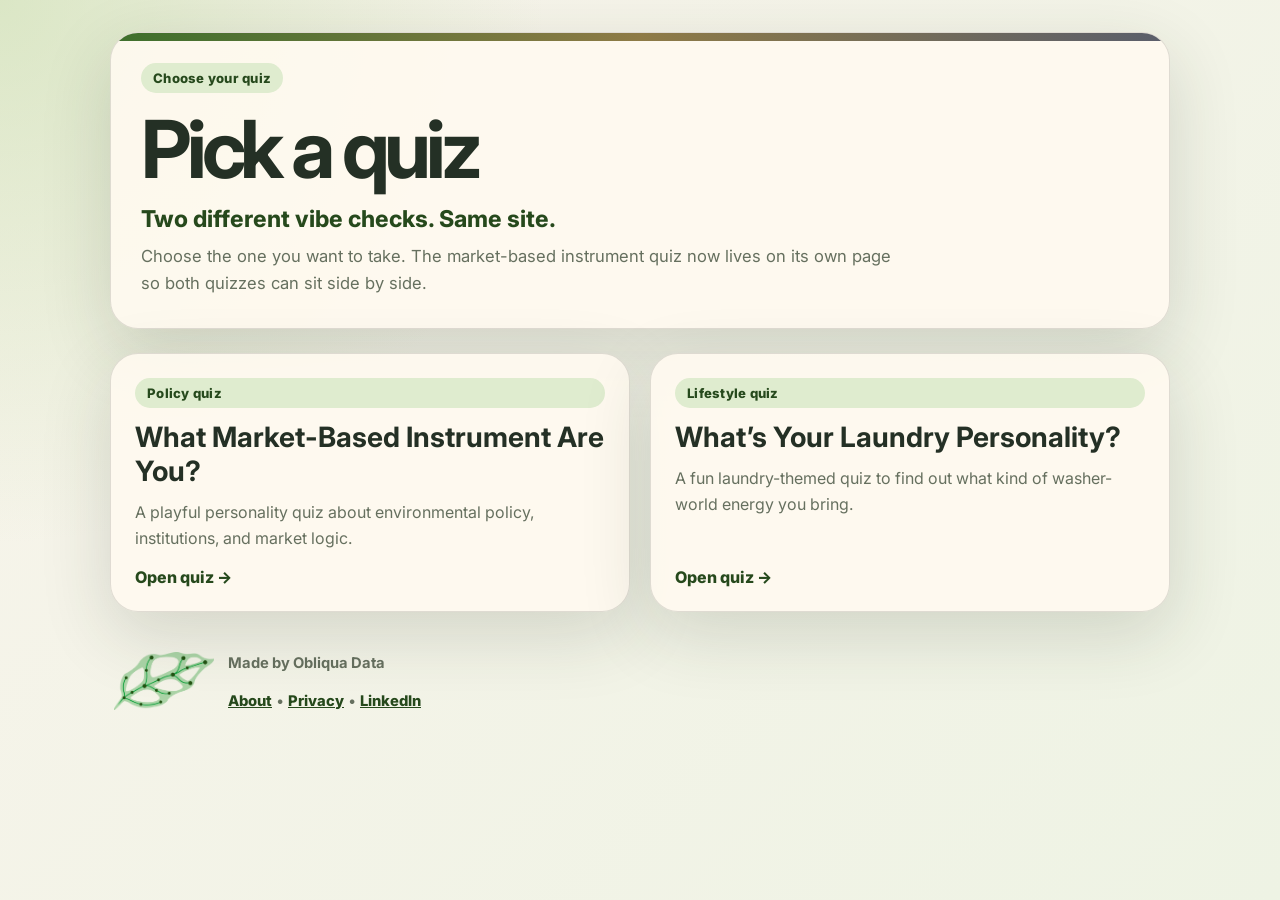
<file: index.html>
<!DOCTYPE html>
<html lang="en">
  <head>
    <meta charset="UTF-8" />
    <meta name="viewport" content="width=device-width, initial-scale=1.0" />
    <meta name="apple-mobile-web-app-capable" content="yes" />
    <meta name="apple-mobile-web-app-status-bar-style" content="default" />

    <link rel="icon" href="./favicon.ico" type="image/x-icon" />
    <link rel="icon" type="image/png" sizes="32x32" href="/favicon-32x32.png" />
    <link rel="icon" type="image/png" sizes="16x16" href="/favicon-16x16.png" />
    <link rel="apple-touch-icon" sizes="180x180" href="/apple-touch-icon.png" />
    <link rel="manifest" href="/site.webmanifest" />

    <title>Choose a Quiz</title>
    <meta
      name="description"
      content="Choose between the laundry quiz and the market-based instrument quiz."
    />
    <link rel="preconnect" href="https://fonts.googleapis.com" />
    <link rel="preconnect" href="https://fonts.gstatic.com" crossorigin />
    <link
      href="https://fonts.googleapis.com/css2?family=Inter:wght@400;500;600;700;800&display=swap"
      rel="stylesheet"
    />
    <link rel="stylesheet" href="styles.css" />

    <!-- Google Tag Manager -->
    <script>(function(w,d,s,l,i){w[l]=w[l]||[];w[l].push({'gtm.start':
    new Date().getTime(),event:'gtm.js'});var f=d.getElementsByTagName(s)[0],
    j=d.createElement(s),dl=l!='dataLayer'?'&l='+l:'';j.async=true;j.src=
    'https://www.googletagmanager.com/gtm.js?id='+i+dl;f.parentNode.insertBefore(j,f);
    })(window,document,'script','dataLayer','GTM-KTJGRCZ9');</script>
    <!-- End Google Tag Manager --> 

    <!-- Start cookieyes banner --> <script id="cookieyes" type="text/javascript" src="https://cdn-cookieyes.com/client_data/622c78eb18abe0d172568cc0e1339be2/script.js"></script> <!-- End cookieyes banner -->
     
  </head>
  <body>
    <!-- Google Tag Manager (noscript) -->
    <noscript><iframe src="https://www.googletagmanager.com/ns.html?id=GTM-KTJGRCZ9"
    height="0" width="0" style="display:none;visibility:hidden"></iframe></noscript>
    <!-- End Google Tag Manager (noscript) -->
    <div class="page-shell">
      <main class="container quiz-hub">
        <section class="hero-card card">
          <div class="hero-accent"></div>
          <div class="hero-topline">
            <span class="pill">Choose your quiz</span>
          </div>
          <h1>Pick a quiz</h1>
          <p class="subtitle">Two different vibe checks. Same site.</p>
          <p class="intro">Choose the one you want to take. The market-based instrument quiz now lives on its own page so both quizzes can sit side by side.</p>
        </section>

        <section class="quiz-choice-grid" aria-label="Quiz choices">
          <a class="card quiz-choice-card" href="./mbi.html">
            <div class="quiz-choice-top">
              <span class="pill">Policy quiz</span>
              <h2>What Market-Based Instrument Are You?</h2>
              <p>A playful personality quiz about environmental policy, institutions, and market logic.</p>
            </div>
            <div class="quiz-choice-arrow">Open quiz →</div>
          </a>

          <a class="card quiz-choice-card" href="./laundry.html">
            <div class="quiz-choice-top">
              <span class="pill">Lifestyle quiz</span>
              <h2>What’s Your Laundry Personality?</h2>
              <p>A fun laundry-themed quiz to find out what kind of washer-world energy you bring.</p>
            </div>
            <div class="quiz-choice-arrow">Open quiz →</div>
          </a>
        </section>
      </main>


      <footer class="site-footer">
      <div class="footer-brand">
        <img src="./assets/logoNoText.png" alt="Obliqua Data logo" class="footer-logo" />
        <div>
          <strong>Made by Obliqua Data</strong>
          <p>
          <a href="./about.html">About</a> • 
          <a href="./privacy.html">Privacy</a> • 
          <a href="https://www.linkedin.com/company/obliqua-data" target="_blank" rel="noopener noreferrer">LinkedIn</a>
          </p>
        </div>
      </div>
    </footer>
    </div>
  </body>
</html>
</file>
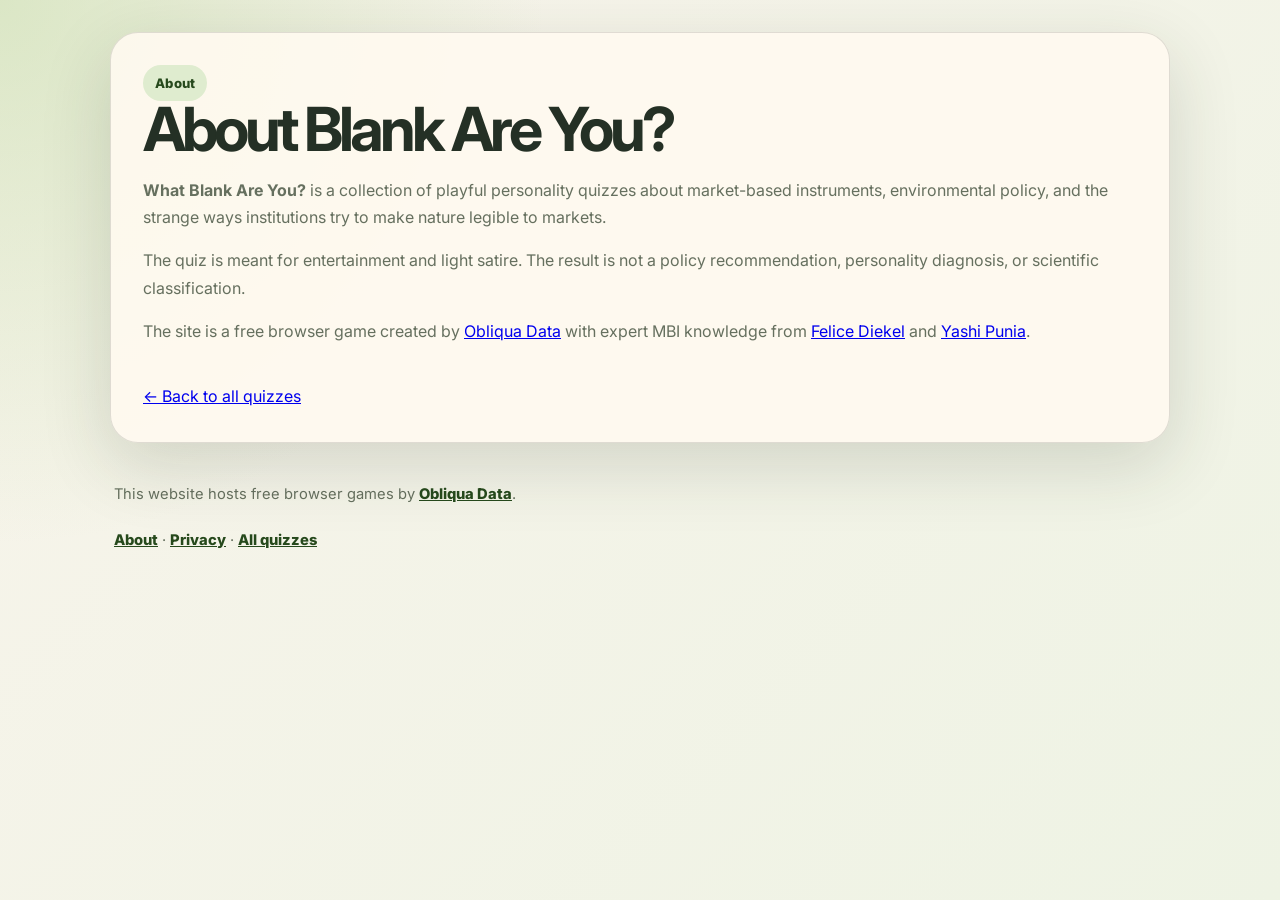
<file: about.html>
<!DOCTYPE html>
<html lang="en">
  <head>
    <meta charset="UTF-8" />
    <meta name="viewport" content="width=device-width, initial-scale=1.0" />
    <meta name="apple-mobile-web-app-capable" content="yes">
    <meta name="apple-mobile-web-app-status-bar-style" content="default">

    <link rel="icon" href="./favicon.ico" type="image/x-icon" />
    <link rel="icon" type="image/png" sizes="32x32" href="/favicon-32x32.png">
    <link rel="icon" type="image/png" sizes="16x16" href="/favicon-16x16.png">
    <link rel="apple-touch-icon" sizes="180x180" href="/apple-touch-icon.png">
    <link rel="manifest" href="/site.webmanifest">
    
    <title>About · What MBI Are You?</title>
    <meta name="description" content="About the What MBI Are You? quiz." />
    <link rel="preconnect" href="https://fonts.googleapis.com" />
    <link rel="preconnect" href="https://fonts.gstatic.com" crossorigin />
    <link href="https://fonts.googleapis.com/css2?family=Inter:wght@400;500;600;700;800&display=swap" rel="stylesheet" />
    <link rel="stylesheet" href="styles.css" />

    <!-- Google Tag Manager -->
    <script>(function(w,d,s,l,i){w[l]=w[l]||[];w[l].push({'gtm.start':
    new Date().getTime(),event:'gtm.js'});var f=d.getElementsByTagName(s)[0],
    j=d.createElement(s),dl=l!='dataLayer'?'&l='+l:'';j.async=true;j.src=
    'https://www.googletagmanager.com/gtm.js?id='+i+dl;f.parentNode.insertBefore(j,f);
    })(window,document,'script','dataLayer','GTM-KTJGRCZ9');</script>
    <!-- End Google Tag Manager --> 

    <!-- Start cookieyes banner --> <script id="cookieyes" type="text/javascript" src="https://cdn-cookieyes.com/client_data/622c78eb18abe0d172568cc0e1339be2/script.js"></script> <!-- End cookieyes banner -->
     
  </head>
  <body>
    <!-- Google Tag Manager (noscript) -->
    <noscript><iframe src="https://www.googletagmanager.com/ns.html?id=GTM-KTJGRCZ9"
    height="0" width="0" style="display:none;visibility:hidden"></iframe></noscript>
    <!-- End Google Tag Manager (noscript) -->
    <div class="page-shell">
      <main class="container">
        <article class="card prose-card">
          <span class="pill">About</span>
          <h1>About Blank Are You?</h1>
          <p><strong>What Blank Are You?</strong> is a collection of playful personality quizzes about market-based instruments, environmental policy, and the strange ways institutions try to make nature legible to markets.</p>
          <p>The quiz is meant for entertainment and light satire. The result is not a policy recommendation, personality diagnosis, or scientific classification.</p>
          <p>The site is a free browser game created by <a href="https://obliquadata.github.io/" target="_blank" rel="noopener noreferrer">Obliqua Data</a> with expert MBI knowledge from <a href="https://www.linkedin.com/in/felice-diekel-9ba593152/" target="_blank" rel="noopener noreferrer">Felice Diekel</a> and <a href="https://www.linkedin.com/in/yashi-punia-%F0%9F%9F%A5-aa542922a/" target="_blank" rel="noopener noreferrer">Yashi Punia</a>.</p>
          <a class="back-home" href="./index.html">← Back to all quizzes</a>
        </article>
      </main>

      <footer class="site-footer">
        <div>This website hosts free browser games by <a href="https://obliquadata.github.io/" target="_blank" rel="noopener noreferrer">Obliqua Data</a>.</div>
        <div><a href="./about.html">About</a> · <a href="./privacy.html">Privacy</a> · <a href="./">All quizzes</a></div>
      </footer>
    </div>
  </body>
</html>
</file>
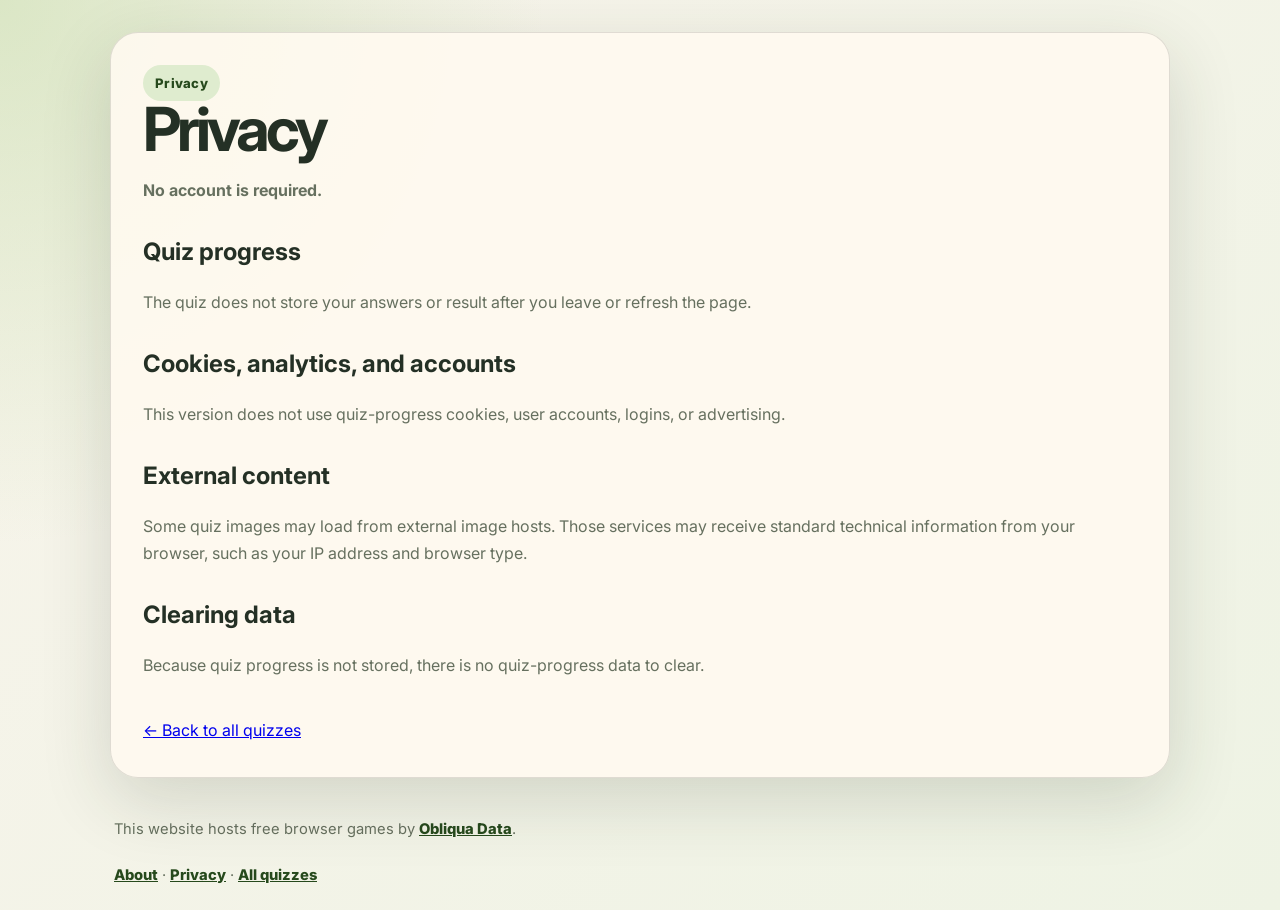
<file: privacy.html>
<!DOCTYPE html>
<html lang="en">
  <head>
    <meta charset="UTF-8" />
    <meta name="viewport" content="width=device-width, initial-scale=1.0" />
    <meta name="apple-mobile-web-app-capable" content="yes">
    <meta name="apple-mobile-web-app-status-bar-style" content="default">

    <link rel="icon" href="./favicon.ico" type="image/x-icon" />
    <link rel="icon" type="image/png" sizes="32x32" href="/favicon-32x32.png">
    <link rel="icon" type="image/png" sizes="16x16" href="/favicon-16x16.png">
    <link rel="apple-touch-icon" sizes="180x180" href="/apple-touch-icon.png">
    <link rel="manifest" href="/site.webmanifest">
    
    <title>Privacy · What MBI Are You?</title>
    <meta name="description" content="Privacy information for the What MBI Are You? quiz." />
    <link rel="preconnect" href="https://fonts.googleapis.com" />
    <link rel="preconnect" href="https://fonts.gstatic.com" crossorigin />
    <link href="https://fonts.googleapis.com/css2?family=Inter:wght@400;500;600;700;800&display=swap" rel="stylesheet" />
    <link rel="stylesheet" href="styles.css" />

    <!-- Google Tag Manager -->
    <script>(function(w,d,s,l,i){w[l]=w[l]||[];w[l].push({'gtm.start':
    new Date().getTime(),event:'gtm.js'});var f=d.getElementsByTagName(s)[0],
    j=d.createElement(s),dl=l!='dataLayer'?'&l='+l:'';j.async=true;j.src=
    'https://www.googletagmanager.com/gtm.js?id='+i+dl;f.parentNode.insertBefore(j,f);
    })(window,document,'script','dataLayer','GTM-KTJGRCZ9');</script>
    <!-- End Google Tag Manager --> 

    <!-- Start cookieyes banner --> <script id="cookieyes" type="text/javascript" src="https://cdn-cookieyes.com/client_data/622c78eb18abe0d172568cc0e1339be2/script.js"></script> <!-- End cookieyes banner -->
     
  </head>
  <body>
    <!-- Google Tag Manager (noscript) -->
    <noscript><iframe src="https://www.googletagmanager.com/ns.html?id=GTM-KTJGRCZ9"
    height="0" width="0" style="display:none;visibility:hidden"></iframe></noscript>
    <!-- End Google Tag Manager (noscript) -->
    <div class="page-shell">
      <main class="container">
        <article class="card prose-card">
          <span class="pill">Privacy</span>
          <h1>Privacy</h1>
          <p><strong>No account is required.</strong></p>
          <h2>Quiz progress</h2>
          <p>The quiz does not store your answers or result after you leave or refresh the page.</p>
          <h2>Cookies, analytics, and accounts</h2>
          <p>This version does not use quiz-progress cookies, user accounts, logins, or advertising.</p>
          <h2>External content</h2>
          <p>Some quiz images may load from external image hosts. Those services may receive standard technical information from your browser, such as your IP address and browser type.</p>
          <h2>Clearing data</h2>
          <p>Because quiz progress is not stored, there is no quiz-progress data to clear.</p>
          <a class="back-home" href="./index.html">← Back to all quizzes</a>
        </article>
      </main>

      <footer class="site-footer">
        <div>This website hosts free browser games by <a href="https://obliquadata.github.io/" target="_blank" rel="noopener noreferrer">Obliqua Data</a>.</div>
        <div><a href="./about.html">About</a> · <a href="./privacy.html">Privacy</a> · <a href="./">All quizzes</a></div>
      </footer>
    </div>
  </body>
</html>
</file>
<file: styles.css>
:root {
  --bg: #f5f1e8;
  --card: #fffaf0;
  --text: #243025;
  --muted: #66705f;
  --line: rgba(36, 48, 37, 0.14);
  --green: #3d6f2c;
  --green-dark: #26491c;
  --green-soft: #dfeccf;
  --shadow: 0 22px 70px rgba(35, 48, 31, 0.16);
}

* { box-sizing: border-box; }

body {
  margin: 0;
  font-family: Inter, system-ui, -apple-system, BlinkMacSystemFont, "Segoe UI", sans-serif;
  background:
    radial-gradient(circle at top left, rgba(183, 214, 152, 0.45), transparent 34rem),
    linear-gradient(135deg, #f8f4eb 0%, #eef3e4 100%);
  color: var(--text);
}

button, input, textarea { font: inherit; }

.page-shell {
  min-height: 100vh;
  padding: 32px 18px 24px;
  display: flex;
  flex-direction: column;
  gap: 28px;
}

.container {
  width: min(1060px, 100%);
  margin: 0 auto;
  display: grid;
  gap: 24px;
}

.card {
  position: relative;
  overflow: hidden;
  border: 1px solid var(--line);
  border-radius: 28px;
  background: rgba(255, 250, 240, 0.9);
  box-shadow: var(--shadow);
}

.hero-card { padding: 30px; }

.hero-accent {
  position: absolute;
  inset: 0 0 auto 0;
  height: 8px;
  background: linear-gradient(90deg, #3d6f2c, #8e7b46, #5a5e6b);
}

.hero-topline {
  display: flex;
  align-items: center;
  justify-content: space-between;
  gap: 12px;
  flex-wrap: wrap;
  margin-bottom: 18px;
}

.pill {
  display: inline-flex;
  align-items: center;
  border-radius: 999px;
  padding: 7px 12px;
  background: var(--green-soft);
  color: var(--green-dark);
  font-weight: 800;
  font-size: 0.82rem;
  letter-spacing: 0.02em;
}

.link-button {
  border: 0;
  background: transparent;
  color: var(--green-dark);
  font-weight: 800;
  text-decoration: underline;
  cursor: pointer;
  padding: 8px 0;
}

h1 {
  margin: 0;
  max-width: 800px;
  font-size: clamp(2.2rem, 7vw, 5rem);
  line-height: 0.95;
  letter-spacing: -0.065em;
}

.subtitle {
  margin: 18px 0 0;
  max-width: 720px;
  font-size: clamp(1.1rem, 2vw, 1.45rem);
  font-weight: 750;
  color: var(--green-dark);
}

.intro {
  margin: 10px 0 0;
  max-width: 760px;
  color: var(--muted);
  font-size: 1.04rem;
  line-height: 1.65;
}

.hero-actions,
.result-actions {
  display: flex;
  align-items: center;
  flex-wrap: wrap;
  gap: 12px;
  margin-top: 22px;
}

.compact-actions { margin-top: 16px; }

.button {
  border: 0;
  border-radius: 999px;
  padding: 12px 18px;
  font-weight: 850;
  cursor: pointer;
  transition: transform 160ms ease, box-shadow 160ms ease, opacity 160ms ease;
}

.button:hover { transform: translateY(-1px); }
.button:disabled { cursor: not-allowed; opacity: 0.5; transform: none; }

.button-primary {
  color: white;
  background: var(--green-dark);
  box-shadow: 0 10px 24px rgba(38, 73, 28, 0.22);
}

.button-secondary {
  color: var(--green-dark);
  background: rgba(61, 111, 44, 0.12);
}

.status-row {
  margin-top: 16px;
  display: flex;
  align-items: center;
  gap: 10px;
  color: var(--green-dark);
  font-weight: 700;
}

.status-dot {
  width: 10px;
  height: 10px;
  border-radius: 50%;
  background: var(--green);
}

.main-panel,
.result-panel { padding: 26px; }

.question-header {
  display: grid;
  grid-template-columns: 1fr minmax(220px, 320px);
  gap: 24px;
  align-items: start;
  margin-bottom: 22px;
}

.kicker {
  color: var(--green);
  font-size: 0.82rem;
  font-weight: 900;
  text-transform: uppercase;
  letter-spacing: 0.08em;
  margin-bottom: 8px;
}

.question-title {
  margin: 0;
  font-size: clamp(1.6rem, 4vw, 2.6rem);
  letter-spacing: -0.035em;
}

.progress-block { padding-top: 8px; }
.progress-label-row {
  display: flex;
  justify-content: space-between;
  color: var(--muted);
  font-size: 0.9rem;
  font-weight: 800;
  margin-bottom: 8px;
}

.progress-track {
  height: 10px;
  border-radius: 999px;
  background: rgba(36, 48, 37, 0.1);
  overflow: hidden;
}

.progress-fill {
  height: 100%;
  width: 0;
  border-radius: inherit;
  background: var(--green);
  transition: width 220ms ease;
}

.answers-grid {
  display: grid;
  grid-template-columns: repeat(3, minmax(0, 1fr));
  gap: 16px;
}

.answer-card {
  overflow: hidden;
  text-align: left;
  border: 1px solid var(--line);
  border-radius: 24px;
  background: #fffdf7;
  color: inherit;
  cursor: pointer;
  box-shadow: 0 10px 24px rgba(36, 48, 37, 0.08);
  transition: transform 160ms ease, box-shadow 160ms ease, border-color 160ms ease;
}

.answer-card:hover,
.answer-card:focus-visible {
  transform: translateY(-3px);
  border-color: rgba(61, 111, 44, 0.55);
  box-shadow: 0 18px 36px rgba(36, 48, 37, 0.14);
  outline: none;
}

.answer-image {
  width: 100%;
  height: 170px;
  display: block;
  object-fit: cover;
  background: var(--green-soft);
}

.answer-content { padding: 15px; }
.answer-text { margin: 0; font-size: 1.05rem; }
.answer-helper { margin: 8px 0 0; color: var(--muted); font-size: 0.88rem; font-weight: 700; }

.question-footer {
  display: flex;
  align-items: center;
  justify-content: space-between;
  gap: 16px;
  margin-top: 22px;
  border-top: 1px solid var(--line);
  padding-top: 18px;
}

.footer-note { margin: 0; color: var(--muted); font-weight: 650; }

.result-hero {
  padding: 30px;
  border-radius: 24px;
  color: #172114;
  background: linear-gradient(135deg, #dfeccf, #fffaf0);
}

.result-label {
  font-size: 0.82rem;
  font-weight: 900;
  text-transform: uppercase;
  letter-spacing: 0.09em;
  opacity: 0.78;
}

.result-icon { font-size: 2.4rem; margin-top: 10px; }
.result-title { margin: 8px 0 0; font-size: clamp(2rem, 5vw, 4rem); letter-spacing: -0.055em; line-height: 1; }
.result-subtitle { margin: 12px 0 0; font-weight: 850; font-size: 1.2rem; }
.result-description { margin: 14px 0 0; max-width: 820px; line-height: 1.7; }
.result-body { padding-top: 22px; display: grid; gap: 20px; }
.result-section h3 { margin: 0 0 10px; font-size: 1rem; text-transform: uppercase; letter-spacing: 0.06em; color: var(--muted); }
.badge-card {
  display: inline-flex;
  border-radius: 18px;
  padding: 14px 16px;
  background: rgba(61, 111, 44, 0.12);
  font-weight: 900;
  color: var(--green-dark);
}
.fit-list { display: grid; gap: 10px; }
.fit-item {
  padding: 13px 15px;
  border: 1px solid var(--line);
  border-radius: 18px;
  background: rgba(255, 255, 255, 0.45);
}

.score-breakdown { display: grid; gap: 10px; }
.score-row {
  display: grid;
  grid-template-columns: minmax(120px, 220px) 1fr auto;
  gap: 12px;
  align-items: center;
  color: var(--muted);
  font-weight: 750;
}
.score-bar {
  height: 10px;
  border-radius: 999px;
  background: rgba(36, 48, 37, 0.1);
  overflow: hidden;
}
.score-bar-fill {
  height: 100%;
  width: 0;
  border-radius: inherit;
  background: var(--green);
}

.share-feedback { min-height: 1.2em; margin: 0; color: var(--green-dark); font-weight: 750; }

.site-footer {
  width: min(1060px, 100%);
  margin: 0 auto;
  display: flex;
  justify-content: space-between;
  gap: 16px;
  flex-wrap: wrap;
  color: var(--muted);
  font-size: 0.92rem;
  line-height: 1.5;
}

.site-footer a, .prose a { color: var(--green-dark); font-weight: 800; }

.prose-card { padding: 32px; line-height: 1.7; }
.prose-card h1 { font-size: clamp(2rem, 5vw, 3.8rem); margin-bottom: 18px; }
.prose-card h2 { margin: 28px 0 8px; }
.prose-card p, .prose-card li { color: var(--muted); }
.prose-card .back-home { display: inline-block; margin-top: 22px; }

.modal {
  border: 0;
  padding: 0;
  border-radius: 26px;
  background: transparent;
  max-width: min(560px, calc(100vw - 32px));
}
.modal::backdrop { background: rgba(21, 31, 20, 0.45); }
.modal-card {
  position: relative;
  padding: 28px;
  border-radius: 26px;
  background: var(--card);
  box-shadow: var(--shadow);
  line-height: 1.65;
}
.modal-card h2 { margin: 0 0 10px; }
.modal-card p { color: var(--muted); }
.modal-close {
  position: absolute;
  top: 14px;
  right: 14px;
  border: 0;
  border-radius: 999px;
  width: 36px;
  height: 36px;
  cursor: pointer;
  background: rgba(61, 111, 44, 0.12);
  color: var(--green-dark);
  font-size: 1.4rem;
  font-weight: 800;
}

@media (max-width: 860px) {
  .question-header { grid-template-columns: 1fr; }
  .answers-grid { grid-template-columns: repeat(2, minmax(0, 1fr)); }
}

@media (max-width: 580px) {
  .page-shell { padding: 18px 12px; }
  .hero-card, .main-panel, .result-panel, .prose-card { padding: 20px; border-radius: 22px; }
  .answers-grid { grid-template-columns: 1fr; }
  .answer-image { height: 190px; }
  .question-footer, .site-footer { align-items: flex-start; flex-direction: column; }
  .score-row { grid-template-columns: 1fr auto; }
  .score-bar { grid-column: 1 / -1; }
}

.quiz-hub {
  display: grid;
  gap: 1.5rem;
}

.quiz-choice-grid {
  display: grid;
  gap: 1.25rem;
  grid-template-columns: repeat(auto-fit, minmax(260px, 1fr));
}

.quiz-choice-card {
  display: flex;
  flex-direction: column;
  justify-content: space-between;
  gap: 1rem;
  padding: 1.5rem;
  text-decoration: none;
  color: inherit;
  transition: transform 0.18s ease, box-shadow 0.18s ease;
}

.quiz-choice-card:hover,
.quiz-choice-card:focus-visible {
  transform: translateY(-3px);
}

.quiz-choice-top {
  display: grid;
  gap: 0.75rem;
}

.quiz-choice-card h2 {
  margin: 0;
  font-size: clamp(1.35rem, 2.4vw, 1.75rem);
  color: var(--text);
}

.quiz-choice-card p {
  margin: 0;
  color: var(--muted);
  line-height: 1.6;
}

.quiz-choice-arrow {
  font-weight: 800;
  color: var(--green-dark);
}

#question-anchor {
  position: relative;
  top: -8px;
  height: 0;
}

@media (max-width: 580px) {
  .quiz-choice-card { padding: 1.2rem; }
}


/* CookieYes banner: match theme */
.cky-consent-container,
.cky-consent-container * {
  font-family: Inter, system-ui, -apple-system, BlinkMacSystemFont, "Segoe UI", sans-serif !important;
}

.cky-consent-container .cky-consent-bar {
  background: var(--card) !important;
  color: var(--text) !important;
  border: 1px solid var(--border) !important;
  border-radius: 24px !important;
  box-shadow: var(--shadow) !important;
  backdrop-filter: blur(22px) !important;
}

.cky-consent-container .cky-title,
.cky-consent-container .cky-notice-des,
.cky-consent-container [data-cky-tag="powered-by"] {
  color: var(--text) !important;
}

.cky-consent-container .cky-notice-des p,
.cky-consent-container [data-cky-tag="powered-by"] {
  color: var(--muted) !important;
}

.cky-consent-container .cky-btn {
  border-radius: 16px !important;
  font-weight: 700 !important;
  padding: 12px 16px !important;
}

.cky-consent-container .cky-btn-accept {
  background: linear-gradient(135deg, #5b9440, #3f7d2f) !important;
  border-color: transparent !important;
  color: #f8fbf3 !important;
}

.cky-consent-container .cky-btn-customize,
.cky-consent-container .cky-btn-reject {
  background: var(--chip-bg) !important;
  border-color: var(--chip-border) !important;
  color: var(--text) !important;
}

.cky-consent-container .cky-banner-btn-close {
  background: var(--chip-bg) !important;
  border: 1px solid var(--chip-border) !important;
  border-radius: 999px !important;
}

.cky-consent-container .cky-banner-btn-close img {
  filter: invert(22%) sepia(21%) saturate(1125%) hue-rotate(61deg) brightness(92%) contrast(87%) !important;
}

/* Light theme */
.cky-modal .cky-preference-center,
.cky-modal .cky-footer-wrapper {
  background: rgba(252, 248, 239, 0.97) !important;
  border-color: rgba(50, 95, 34, 0.14) !important;
}

.cky-modal .cky-accordion,
.cky-modal .cky-audit-table {
  background: rgba(255, 251, 243, 0.82) !important;
  border-color: rgba(50, 95, 34, 0.14) !important;
}

.cky-modal .cky-btn-accept,
.cky-modal .cky-btn-preferences {
  background: linear-gradient(135deg, #5b9440, #3f7d2f) !important;
  color: #f8fbf3 !important;
}

.cky-modal .cky-policy,
.cky-modal .cky-show-desc-btn {
  color: #3f7d2f !important;
}

.cky-modal .cky-btn-close img {
  filter: invert(22%) sepia(21%) saturate(1125%) hue-rotate(61deg) brightness(92%) contrast(87%) !important;
}

.cky-modal .cky-footer-shadow {
  background: linear-gradient(180deg, rgba(252, 248, 239, 0), rgba(252, 248, 239, 0.97) 100%) !important;
}

.cky-modal .cky-preference-center,
.cky-modal .cky-footer-wrapper {
  background: rgba(252, 248, 239, 0.97) !important;
  border-color: rgba(50, 95, 34, 0.14) !important;
}

.cky-modal .cky-accordion,
.cky-modal .cky-audit-table {
  background: rgba(255, 251, 243, 0.82) !important;
  border-color: rgba(50, 95, 34, 0.14) !important;
}

.cky-modal .cky-btn-accept,
.cky-modal .cky-btn-preferences {
  background: linear-gradient(135deg, #5b9440, #3f7d2f) !important;
  color: #f8fbf3 !important;
}

.cky-modal .cky-policy,
.cky-modal .cky-show-desc-btn {
  color: #3f7d2f !important;
}

.cky-modal .cky-btn-close img {
  filter: invert(22%) sepia(21%) saturate(1125%) hue-rotate(61deg) brightness(92%) contrast(87%) !important;
}

.cky-modal .cky-footer-shadow {
  background: linear-gradient(180deg, rgba(252, 248, 239, 0), rgba(252, 248, 239, 0.97) 100%) !important;
}

.cky-modal {
  background: transparent !important;
}

body {
  cursor: url("./assets/cursor.png") 0 0, auto;
}

.site-footer p {
  color: var(--muted);
  line-height: 1.7;
}

.site-footer {
  display: flex;
  align-items: flex-start;
  justify-content: space-between;
  gap: 24px;
  padding: 12px 4px 0;
}

.site-footer{
  flex-direction: column;
  align-items: flex-start;
}

.footer-brand {
  display: flex;
  align-items: flex-start;
  gap: 14px;
}

.footer-logo {
  width: 100px;
  height: auto;
  object-fit: contain;
  flex: 0 0 auto;
}

@media (max-width: 640px) {
  .footer-logo {
    width: 100px;
    height: auto;
  }
}
</file>
